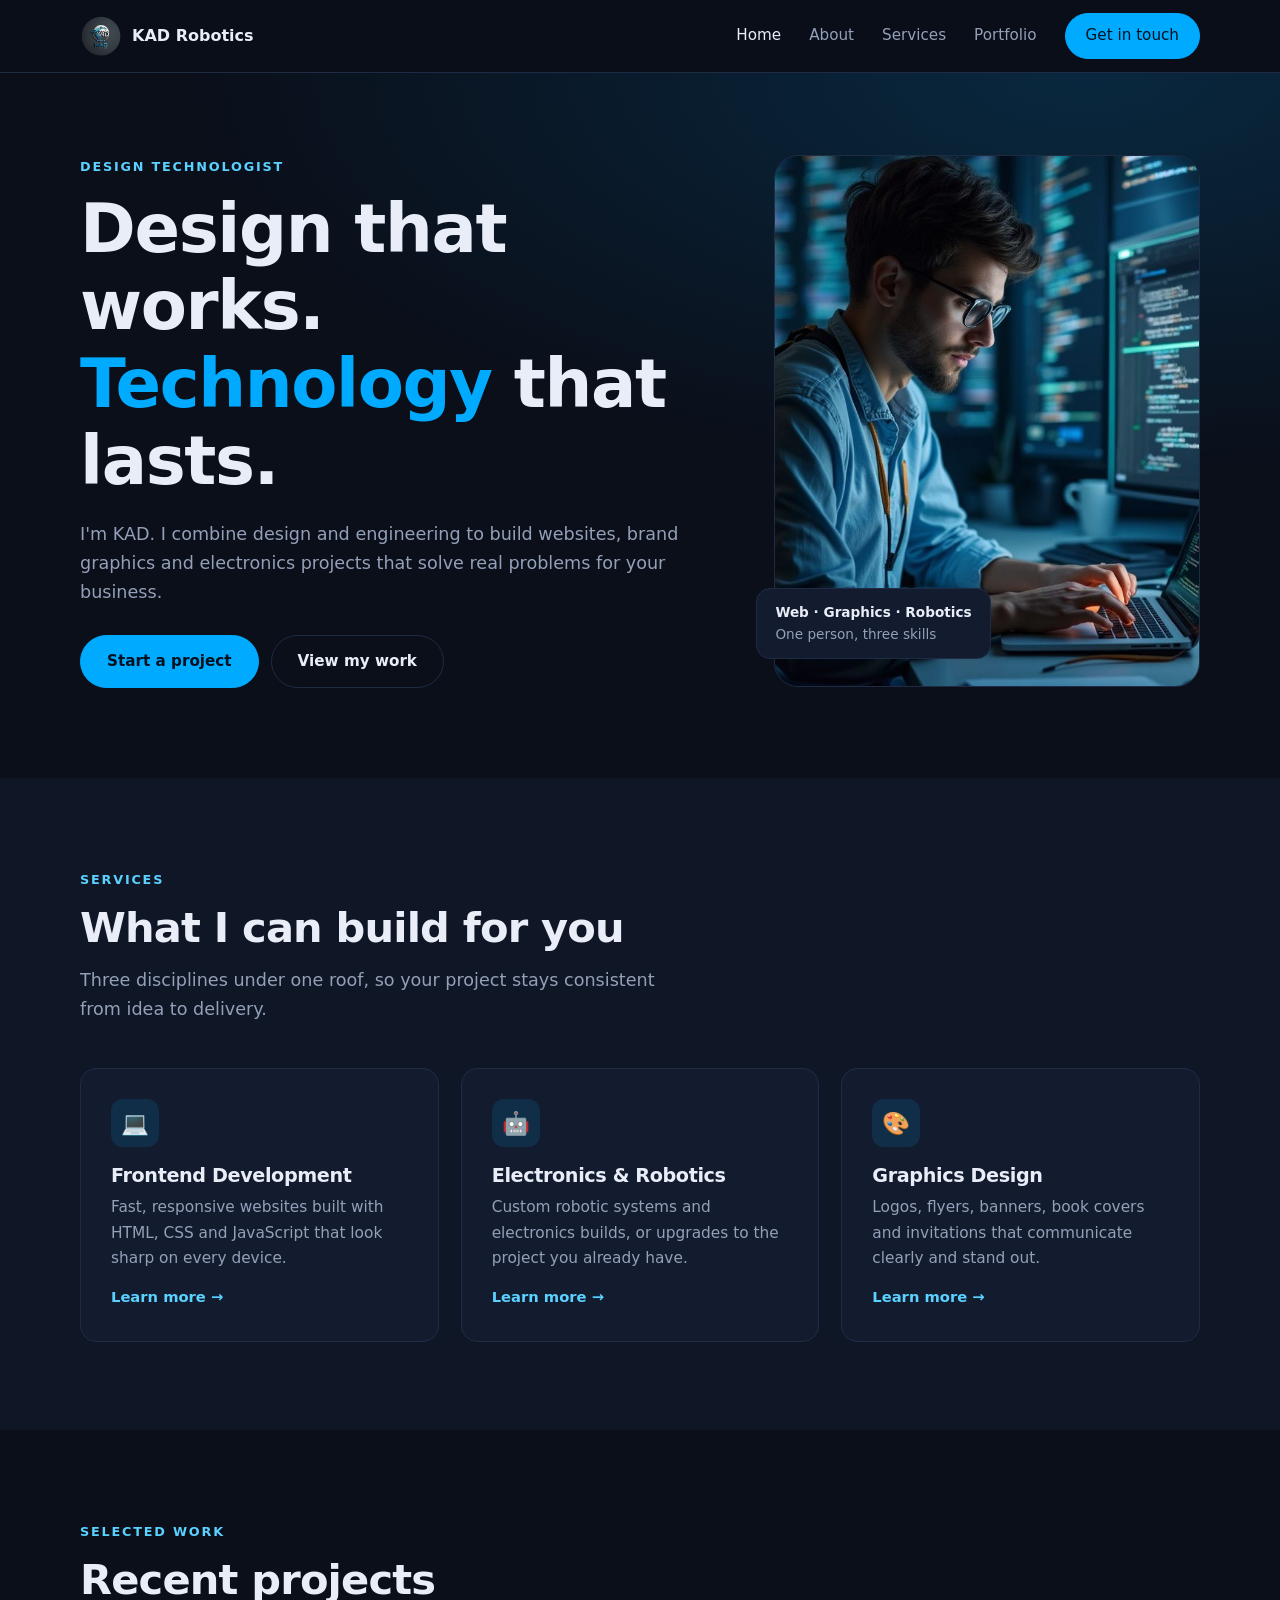
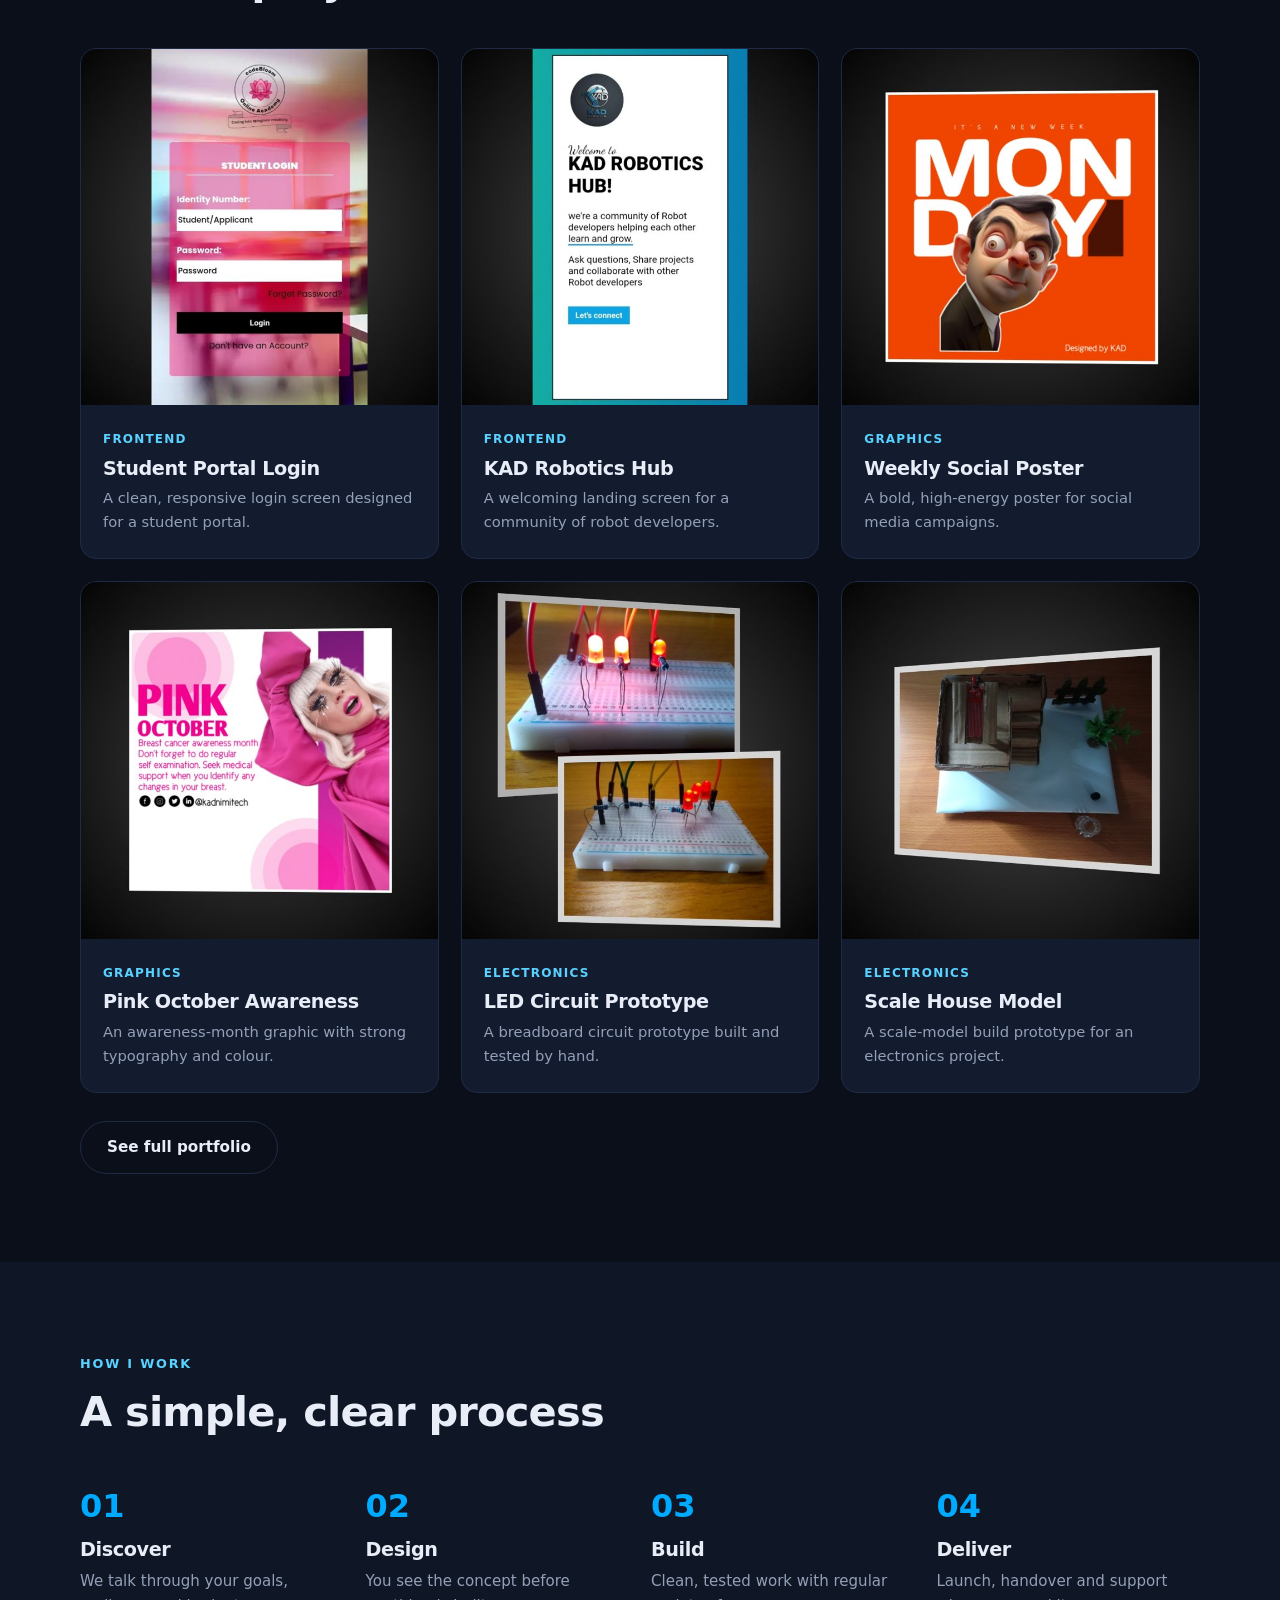
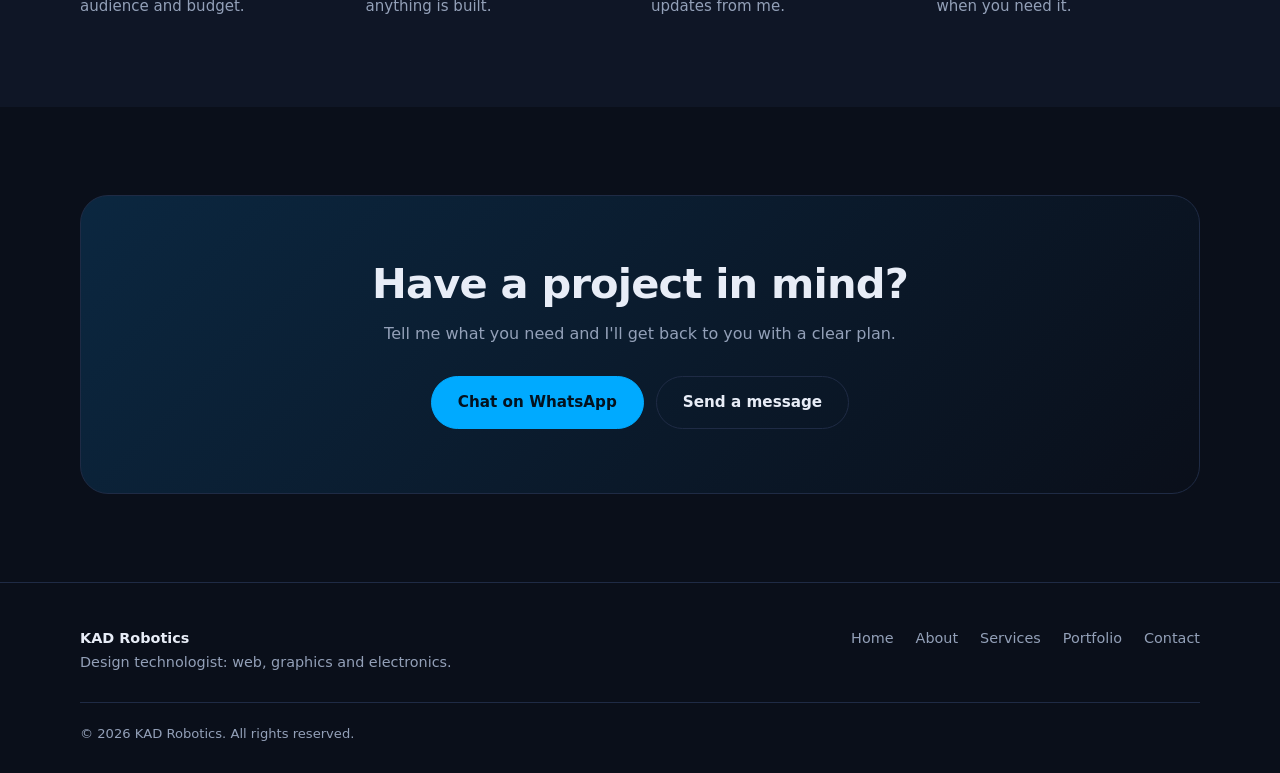
<file: index.html>
<!DOCTYPE html>
<html lang="en"><head><meta charset="UTF-8"><meta name="viewport" content="width=device-width,initial-scale=1">
<title>KAD Robotics | Web, Graphics & Electronics</title><meta name="description" content="KAD Robotics: design technologist building websites, brand graphics and robotics and electronics solutions.">
<link rel="icon" href="logo.png"><link rel="stylesheet" href="style.css"></head>
<body><header class="nav" id="nav"></header>

<section class="hero"><div class="wrap"><div>
<span class="eyebrow">Design Technologist</span>
<h1>Design that works.<br><em>Technology</em> that lasts.</h1>
<p class="lead">I'm KAD. I combine design and engineering to build websites, brand graphics and electronics projects that solve real problems for your business.</p>
<div class="row-btn"><a class="btn" href="contact.html">Start a project</a><a class="btn ghost" href="portfolio.html">View my work</a></div></div>
<div class="hero-img"><img src="hero.jpg" alt="Developer working at a computer"><div class="tag"><b>Web · Graphics · Robotics</b>One person, three skills</div></div></div></section>

<section class="alt"><div class="wrap"><div class="head"><span class="eyebrow">Services</span><h2>What I can build for you</h2><p class="lead">Three disciplines under one roof, so your project stays consistent from idea to delivery.</p></div>
<div class="grid3">
<div class="card"><div class="ico">💻</div><h3>Frontend Development</h3><p>Fast, responsive websites built with HTML, CSS and JavaScript that look sharp on every device.</p><a class="link" href="services.html">Learn more →</a></div>
<div class="card"><div class="ico">🤖</div><h3>Electronics &amp; Robotics</h3><p>Custom robotic systems and electronics builds, or upgrades to the project you already have.</p><a class="link" href="services.html">Learn more →</a></div>
<div class="card"><div class="ico">🎨</div><h3>Graphics Design</h3><p>Logos, flyers, banners, book covers and invitations that communicate clearly and stand out.</p><a class="link" href="services.html">Learn more →</a></div>
</div></div></section>

<section><div class="wrap"><div class="head"><span class="eyebrow">Selected work</span><h2>Recent projects</h2></div>
<div class="grid3"><article class="work" data-c="frontend"><img src="work-1.jpg" alt="Student Portal Login" loading="lazy"><div><small>Frontend</small><h3>Student Portal Login</h3><p>A clean, responsive login screen designed for a student portal.</p></div></article><article class="work" data-c="frontend"><img src="work-2.jpg" alt="KAD Robotics Hub" loading="lazy"><div><small>Frontend</small><h3>KAD Robotics Hub</h3><p>A welcoming landing screen for a community of robot developers.</p></div></article><article class="work" data-c="graphics"><img src="work-3.jpg" alt="Weekly Social Poster" loading="lazy"><div><small>Graphics</small><h3>Weekly Social Poster</h3><p>A bold, high-energy poster for social media campaigns.</p></div></article><article class="work" data-c="graphics"><img src="work-4.jpg" alt="Pink October Awareness" loading="lazy"><div><small>Graphics</small><h3>Pink October Awareness</h3><p>An awareness-month graphic with strong typography and colour.</p></div></article><article class="work" data-c="electronics"><img src="work-5.jpg" alt="LED Circuit Prototype" loading="lazy"><div><small>Electronics</small><h3>LED Circuit Prototype</h3><p>A breadboard circuit prototype built and tested by hand.</p></div></article><article class="work" data-c="electronics"><img src="work-6.jpg" alt="Scale House Model" loading="lazy"><div><small>Electronics</small><h3>Scale House Model</h3><p>A scale-model build prototype for an electronics project.</p></div></article></div>
<div class="row-btn"><a class="btn ghost" href="portfolio.html">See full portfolio</a></div></div></section>

<section class="alt"><div class="wrap"><div class="head"><span class="eyebrow">How I work</span><h2>A simple, clear process</h2></div>
<div class="steps">
<div class="step"><b>01</b><h3>Discover</h3><p>We talk through your goals, audience and budget.</p></div>
<div class="step"><b>02</b><h3>Design</h3><p>You see the concept before anything is built.</p></div>
<div class="step"><b>03</b><h3>Build</h3><p>Clean, tested work with regular updates from me.</p></div>
<div class="step"><b>04</b><h3>Deliver</h3><p>Launch, handover and support when you need it.</p></div>
</div></div></section>
<section><div class="wrap"><div class="cta"><h2>Have a project in mind?</h2><p>Tell me what you need and I'll get back to you with a clear plan.</p><div class="row-btn"><a class="btn" data-wa="Hello KAD, I found you through your website and I'd like to discuss a project." href="contact.html">Chat on WhatsApp</a><a class="btn ghost" href="contact.html">Send a message</a></div></div></div></section>
<footer id="footer"></footer><script src="site.js"></script></body></html>
</file>
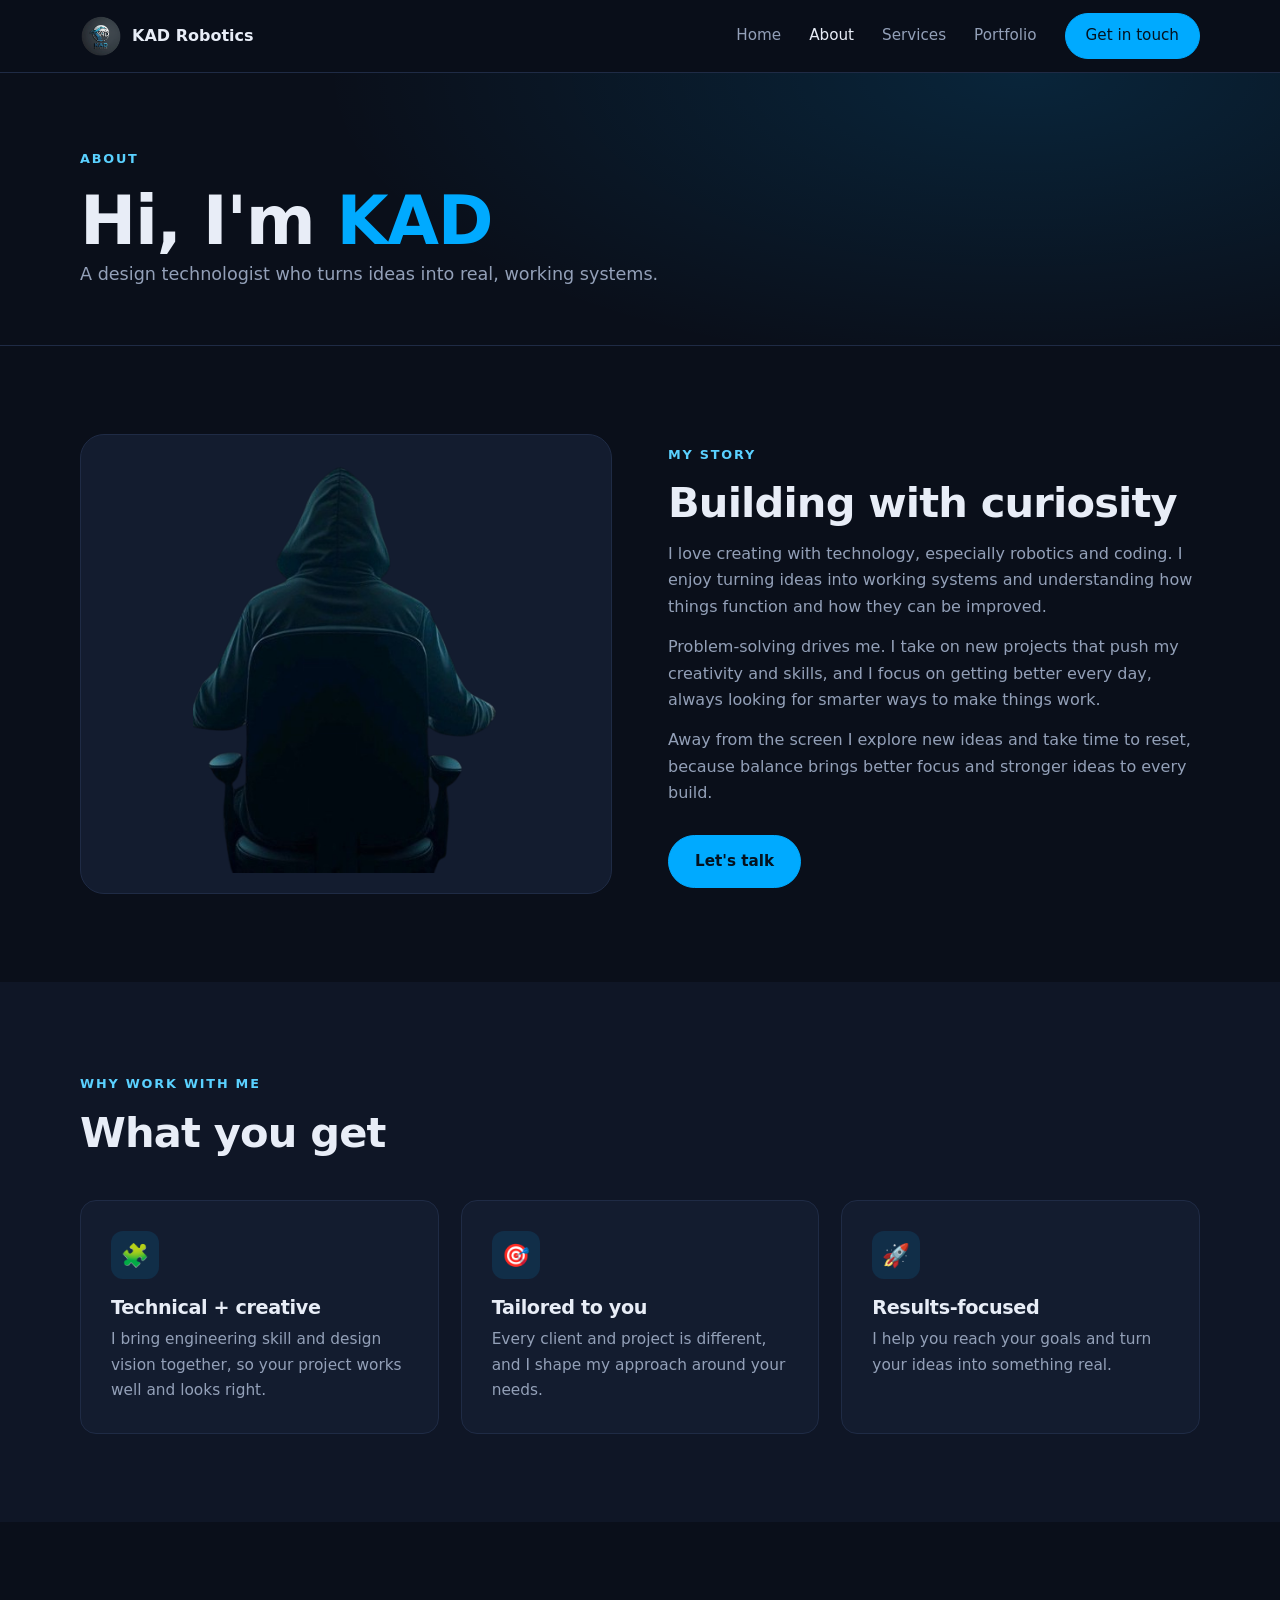
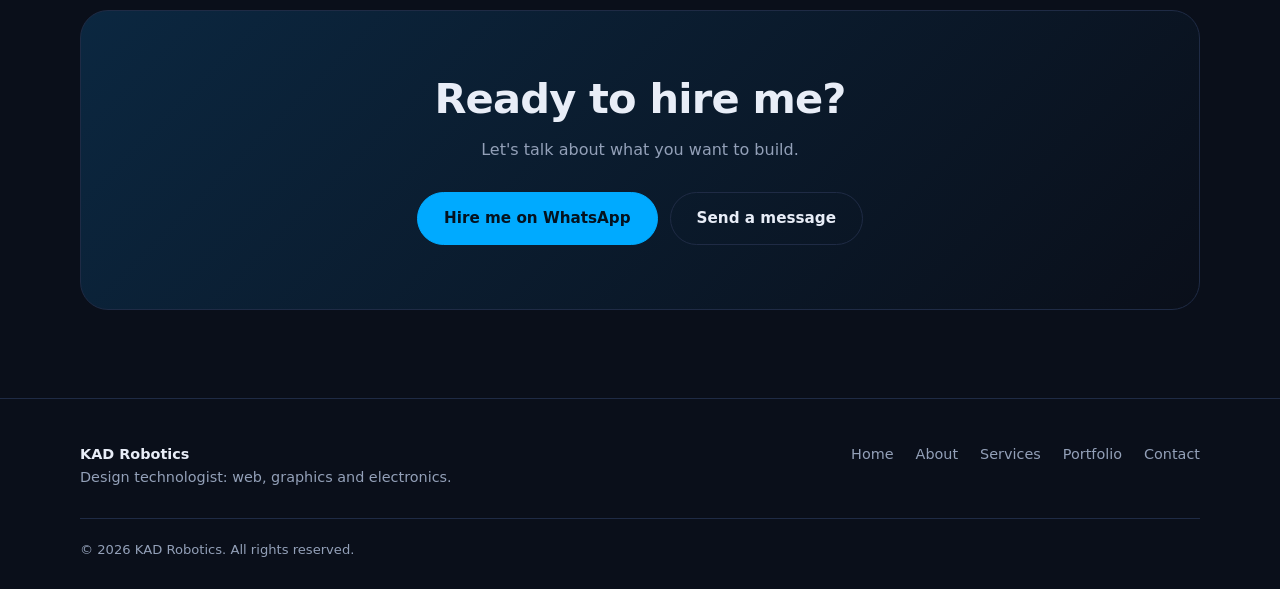
<file: about.html>
<!DOCTYPE html>
<html lang="en"><head><meta charset="UTF-8"><meta name="viewport" content="width=device-width,initial-scale=1">
<title>About | KAD Robotics</title><meta name="description" content="Meet KAD, a design technologist focused on robotics, web development and graphics.">
<link rel="icon" href="logo.png"><link rel="stylesheet" href="style.css"></head>
<body><header class="nav" id="nav"></header>

<section class="page-head"><div class="wrap"><span class="eyebrow">About</span><h1>Hi, I'm <em>KAD</em></h1><p class="lead">A design technologist who turns ideas into real, working systems.</p></div></section>
<section><div class="wrap split"><img src="about.png" alt="KAD, design technologist" style="object-fit:contain;background:var(--card);padding:20px">
<div><span class="eyebrow">My story</span><h2>Building with curiosity</h2>
<p>I love creating with technology, especially robotics and coding. I enjoy turning ideas into working systems and understanding how things function and how they can be improved.</p>
<p>Problem-solving drives me. I take on new projects that push my creativity and skills, and I focus on getting better every day, always looking for smarter ways to make things work.</p>
<p>Away from the screen I explore new ideas and take time to reset, because balance brings better focus and stronger ideas to every build.</p>
<div class="row-btn"><a class="btn" data-wa="Hello KAD, I'd like to talk with you." href="contact.html">Let's talk</a></div></div></div></section>
<section class="alt"><div class="wrap"><div class="head"><span class="eyebrow">Why work with me</span><h2>What you get</h2></div>
<div class="grid3">
<div class="card"><div class="ico">🧩</div><h3>Technical + creative</h3><p>I bring engineering skill and design vision together, so your project works well and looks right.</p></div>
<div class="card"><div class="ico">🎯</div><h3>Tailored to you</h3><p>Every client and project is different, and I shape my approach around your needs.</p></div>
<div class="card"><div class="ico">🚀</div><h3>Results-focused</h3><p>I help you reach your goals and turn your ideas into something real.</p></div>
</div></div></section>
<section><div class="wrap"><div class="cta"><h2>Ready to hire me?</h2><p>Let's talk about what you want to build.</p><div class="row-btn"><a class="btn" data-wa="Hello KAD, I'd like to hire you for a project." href="contact.html">Hire me on WhatsApp</a><a class="btn ghost" href="contact.html">Send a message</a></div></div></div></section>
<footer id="footer"></footer><script src="site.js"></script></body></html>
</file>
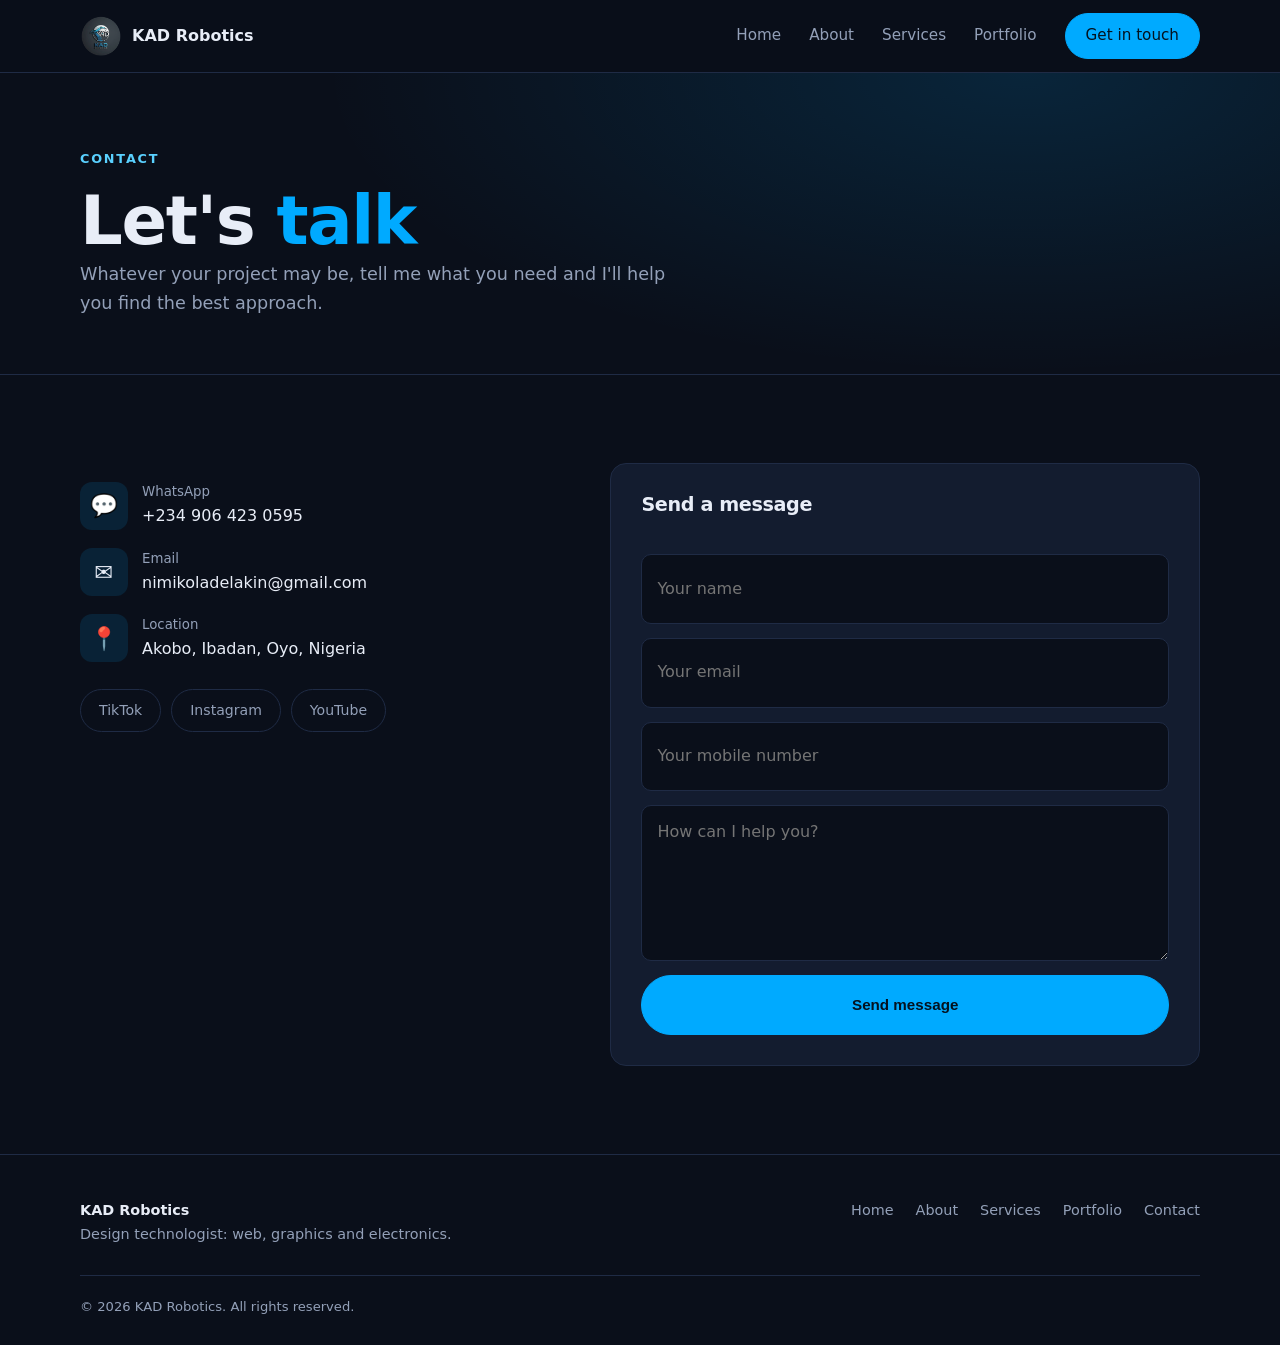
<file: contact.html>
<!DOCTYPE html>
<html lang="en"><head><meta charset="UTF-8"><meta name="viewport" content="width=device-width,initial-scale=1">
<title>Contact | KAD Robotics</title><meta name="description" content="Get in touch with KAD Robotics to discuss your web, graphics or electronics project.">
<link rel="icon" href="logo.png"><link rel="stylesheet" href="style.css"></head>
<body><header class="nav" id="nav"></header>

<section class="page-head"><div class="wrap"><span class="eyebrow">Contact</span><h1>Let's <em>talk</em></h1><p class="lead">Whatever your project may be, tell me what you need and I'll help you find the best approach.</p></div></section>
<section><div class="wrap contact"><div>
<ul class="info">
<li><div class="ico">💬</div><div><small>WhatsApp</small><a href="#" data-wa="Hello KAD, I'd like to get in touch.">+234 906 423 0595</a></div></li>
<li><div class="ico">✉️</div><div><small>Email</small><a href="mailto:nimikoladelakin@gmail.com?subject=Contacting%20KAD">nimikoladelakin@gmail.com</a></div></li>
<li><div class="ico">📍</div><div><small>Location</small>Akobo, Ibadan, Oyo, Nigeria</div></li></ul>
<div class="social"><a href="https://www.tiktok.com/@kad_robotics">TikTok</a><a href="https://www.instagram.com/kadrobotics?igsh=ZG45bWptYnlyeWEy">Instagram</a><a href="https://youtube.com/@kad_robotics-01?si=4WWku-LW9qKJDObu">YouTube</a></div>
<iframe src="https://www.google.com/maps?q=Akobo,+Ibadan,+Oyo,+Nigeria&output=embed" loading="lazy" title="Map"></iframe></div>
<form action="https://api.web3forms.com/submit" method="POST">
<h3>Send a message</h3>
<input type="hidden" name="access_key" value="360d2477-8315-4831-a49a-62a2f1345bcd">
<input type="hidden" name="subject" value="New enquiry from KAD Robotics website">
<input type="text" name="Name" placeholder="Your name" required>
<input type="email" name="Email" placeholder="Your email" required>
<input type="tel" name="Telephone" placeholder="Your mobile number" required>
<textarea name="Message" placeholder="How can I help you?" required></textarea>
<button class="btn" type="submit">Send message</button></form></div></section>
<footer id="footer"></footer><script src="site.js"></script></body></html>
</file>
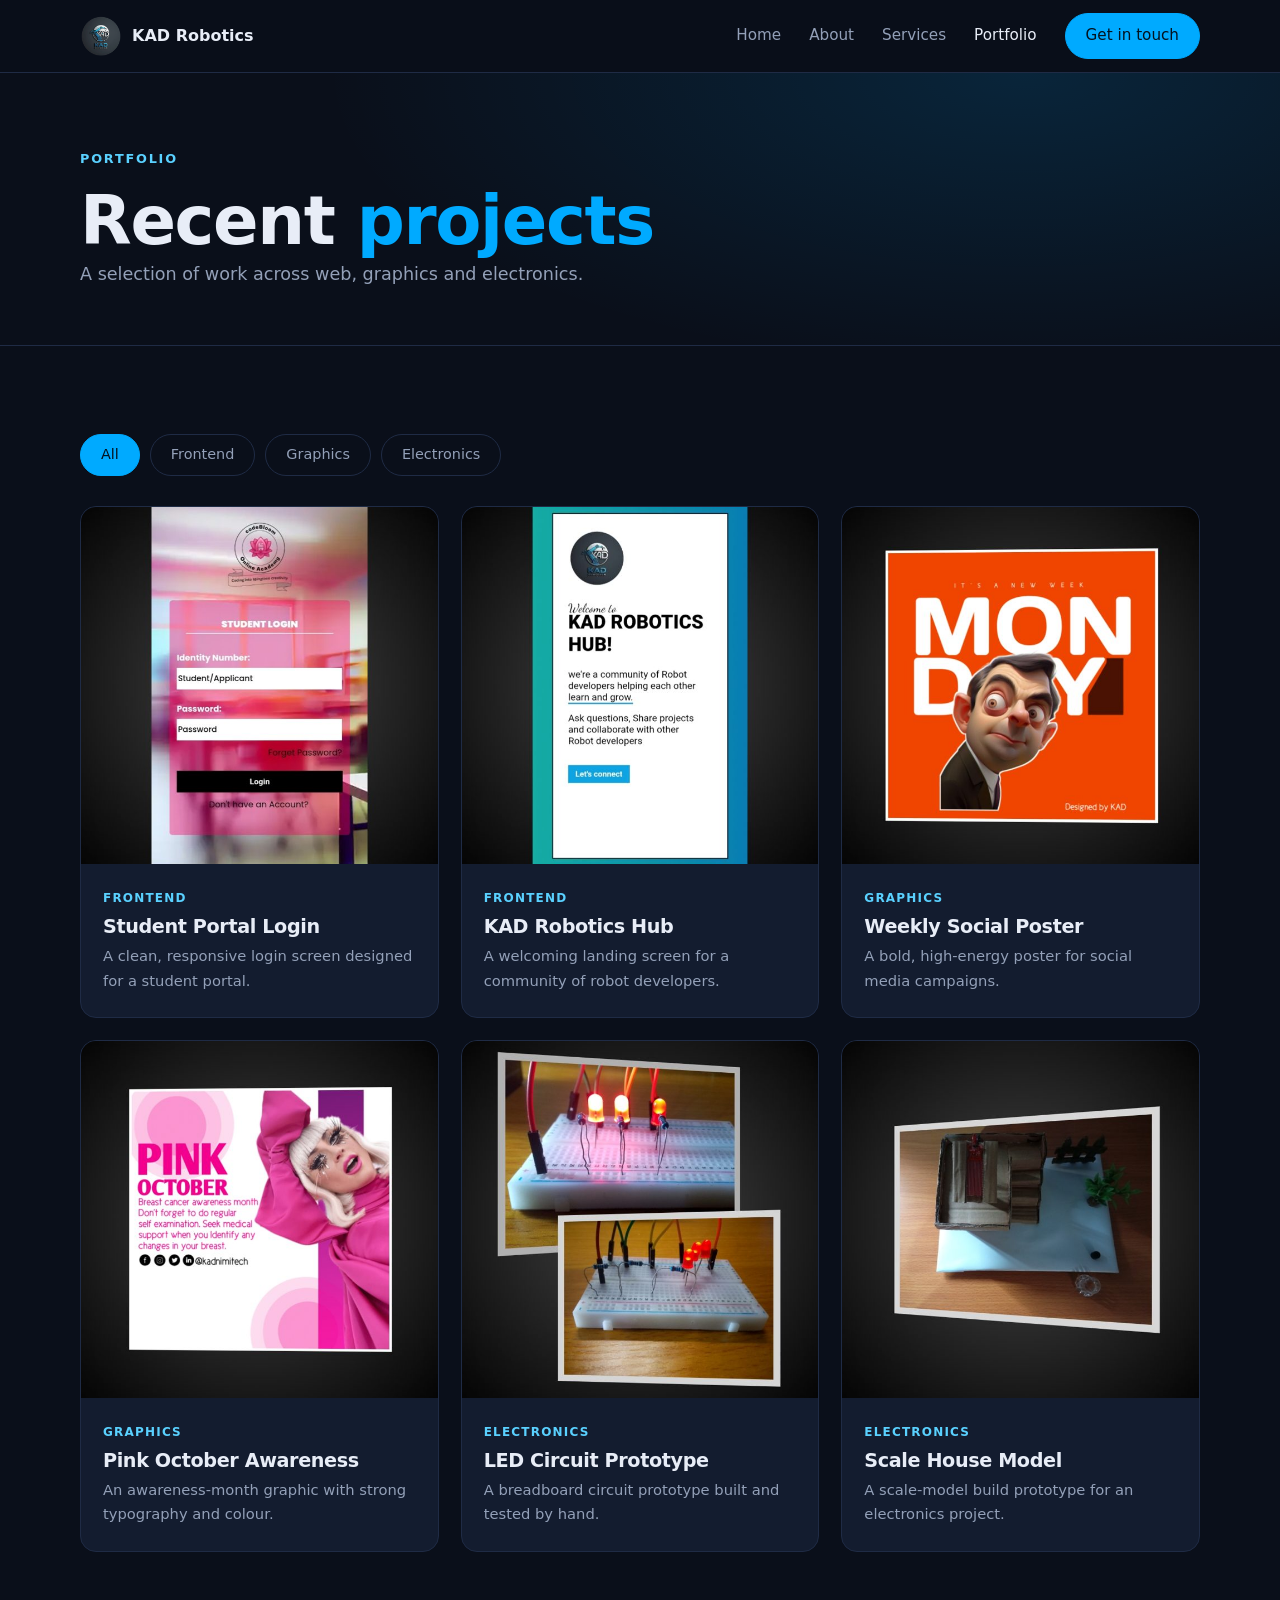
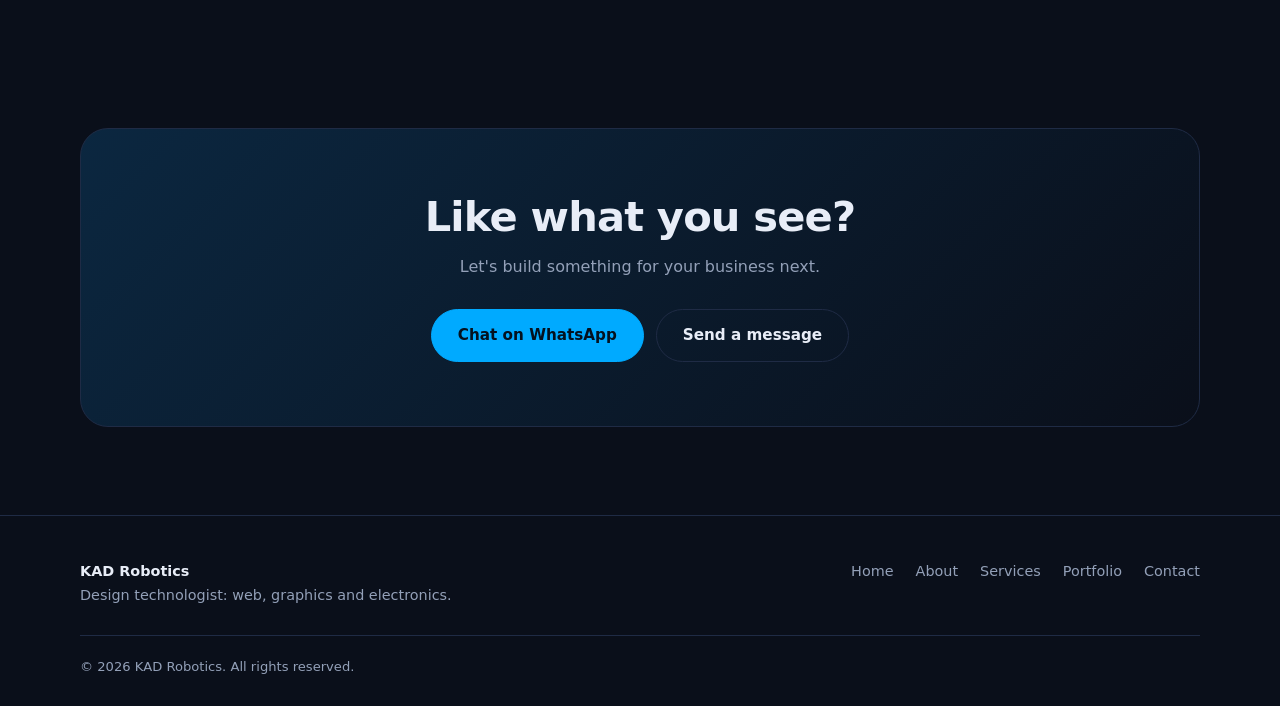
<file: portfolio.html>
<!DOCTYPE html>
<html lang="en"><head><meta charset="UTF-8"><meta name="viewport" content="width=device-width,initial-scale=1">
<title>Portfolio | KAD Robotics</title><meta name="description" content="Selected frontend, graphics design and electronics projects by KAD Robotics.">
<link rel="icon" href="logo.png"><link rel="stylesheet" href="style.css"></head>
<body><header class="nav" id="nav"></header>

<section class="page-head"><div class="wrap"><span class="eyebrow">Portfolio</span><h1>Recent <em>projects</em></h1><p class="lead">A selection of work across web, graphics and electronics.</p></div></section>
<section><div class="wrap"><div class="filters"><button class="on" data-f="all">All</button><button data-f="frontend">Frontend</button><button data-f="graphics">Graphics</button><button data-f="electronics">Electronics</button></div>
<div class="grid3"><article class="work" data-c="frontend"><img src="work-1.jpg" alt="Student Portal Login" loading="lazy"><div><small>Frontend</small><h3>Student Portal Login</h3><p>A clean, responsive login screen designed for a student portal.</p></div></article><article class="work" data-c="frontend"><img src="work-2.jpg" alt="KAD Robotics Hub" loading="lazy"><div><small>Frontend</small><h3>KAD Robotics Hub</h3><p>A welcoming landing screen for a community of robot developers.</p></div></article><article class="work" data-c="graphics"><img src="work-3.jpg" alt="Weekly Social Poster" loading="lazy"><div><small>Graphics</small><h3>Weekly Social Poster</h3><p>A bold, high-energy poster for social media campaigns.</p></div></article><article class="work" data-c="graphics"><img src="work-4.jpg" alt="Pink October Awareness" loading="lazy"><div><small>Graphics</small><h3>Pink October Awareness</h3><p>An awareness-month graphic with strong typography and colour.</p></div></article><article class="work" data-c="electronics"><img src="work-5.jpg" alt="LED Circuit Prototype" loading="lazy"><div><small>Electronics</small><h3>LED Circuit Prototype</h3><p>A breadboard circuit prototype built and tested by hand.</p></div></article><article class="work" data-c="electronics"><img src="work-6.jpg" alt="Scale House Model" loading="lazy"><div><small>Electronics</small><h3>Scale House Model</h3><p>A scale-model build prototype for an electronics project.</p></div></article></div></div></section>
<section><div class="wrap"><div class="cta"><h2>Like what you see?</h2><p>Let's build something for your business next.</p><div class="row-btn"><a class="btn" data-wa="Hello KAD, I saw your portfolio and I'd like to start a project." href="contact.html">Chat on WhatsApp</a><a class="btn ghost" href="contact.html">Send a message</a></div></div></div></section>
<footer id="footer"></footer><script src="site.js"></script></body></html>
</file>
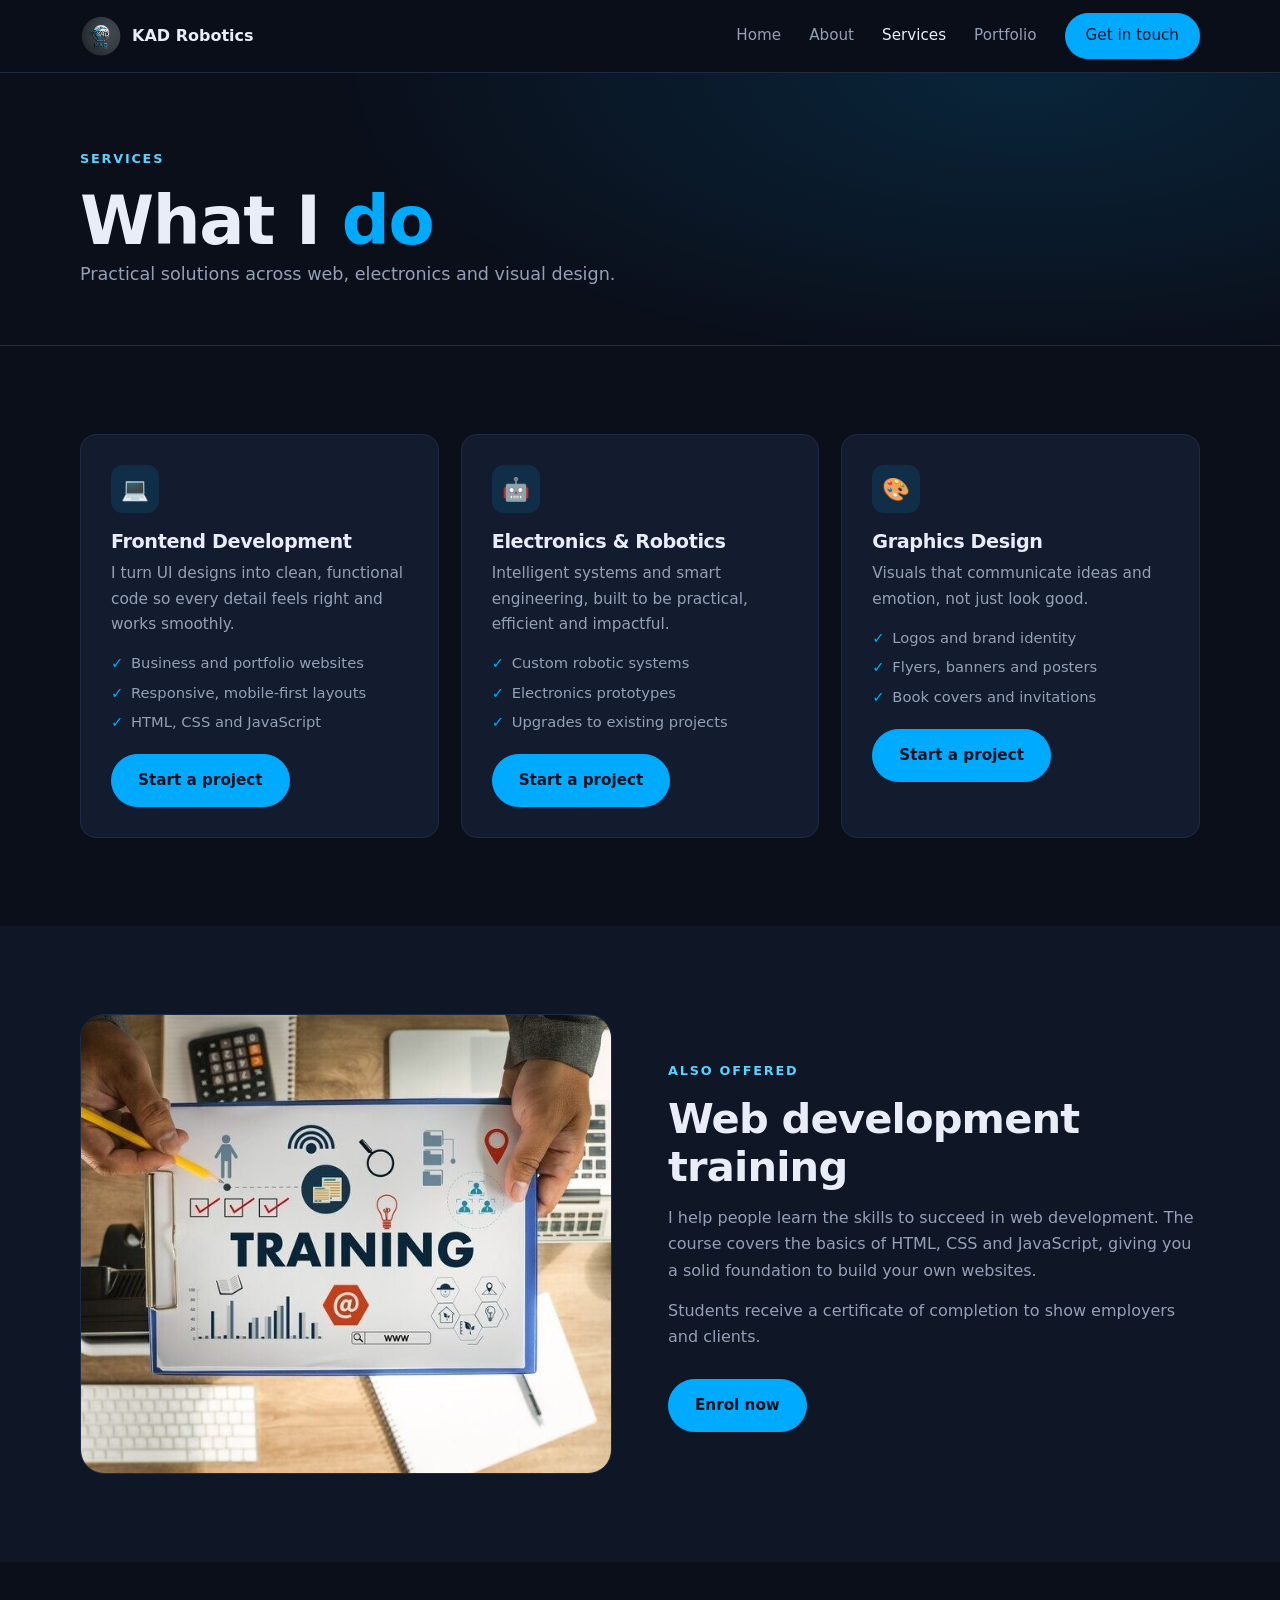
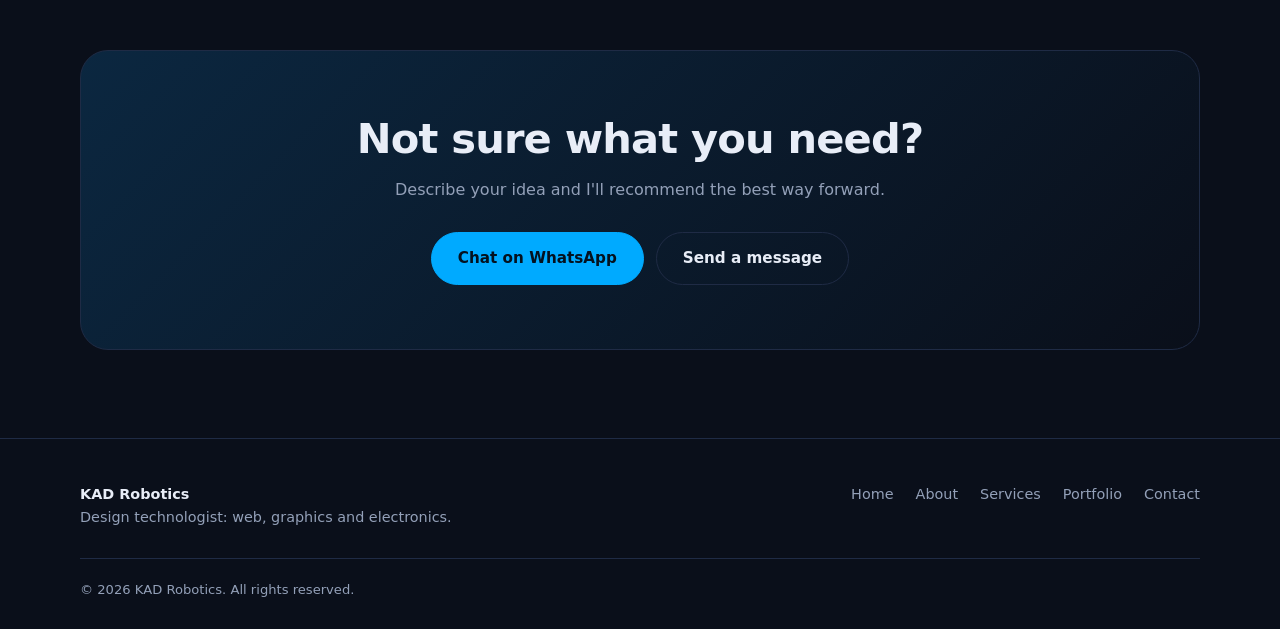
<file: services.html>
<!DOCTYPE html>
<html lang="en"><head><meta charset="UTF-8"><meta name="viewport" content="width=device-width,initial-scale=1">
<title>Services | KAD Robotics</title><meta name="description" content="Frontend development, electronics and robotics, graphics design and web development training.">
<link rel="icon" href="logo.png"><link rel="stylesheet" href="style.css"></head>
<body><header class="nav" id="nav"></header>

<section class="page-head"><div class="wrap"><span class="eyebrow">Services</span><h1>What I <em>do</em></h1><p class="lead">Practical solutions across web, electronics and visual design.</p></div></section>
<section><div class="wrap"><div class="grid3">
<div class="card"><div class="ico">💻</div><h3>Frontend Development</h3><p>I turn UI designs into clean, functional code so every detail feels right and works smoothly.</p><ul><li>Business and portfolio websites</li><li>Responsive, mobile-first layouts</li><li>HTML, CSS and JavaScript</li></ul><a class="btn" data-wa="Hello KAD, I want a frontend development project." href="contact.html">Start a project</a></div>
<div class="card"><div class="ico">🤖</div><h3>Electronics & Robotics</h3><p>Intelligent systems and smart engineering, built to be practical, efficient and impactful.</p><ul><li>Custom robotic systems</li><li>Electronics prototypes</li><li>Upgrades to existing projects</li></ul><a class="btn" data-wa="Hello KAD, I want a robotics or electronics project." href="contact.html">Start a project</a></div>
<div class="card"><div class="ico">🎨</div><h3>Graphics Design</h3><p>Visuals that communicate ideas and emotion, not just look good.</p><ul><li>Logos and brand identity</li><li>Flyers, banners and posters</li><li>Book covers and invitations</li></ul><a class="btn" data-wa="Hello KAD, I want a graphics design project." href="contact.html">Start a project</a></div>
</div></div></section>
<section class="alt"><div class="wrap split"><img src="training.jpg" alt="Training session">
<div><span class="eyebrow">Also offered</span><h2>Web development training</h2>
<p>I help people learn the skills to succeed in web development. The course covers the basics of HTML, CSS and JavaScript, giving you a solid foundation to build your own websites.</p>
<p>Students receive a certificate of completion to show employers and clients.</p>
<div class="row-btn"><a class="btn" data-wa="Hello KAD, I want to enrol in your training." href="contact.html">Enrol now</a></div></div></div></section>
<section><div class="wrap"><div class="cta"><h2>Not sure what you need?</h2><p>Describe your idea and I'll recommend the best way forward.</p><div class="row-btn"><a class="btn" data-wa="Hello KAD, I have an idea and I'd like advice." href="contact.html">Chat on WhatsApp</a><a class="btn ghost" href="contact.html">Send a message</a></div></div></div></section>
<footer id="footer"></footer><script src="site.js"></script></body></html>
</file>
<file: style.css>
:root{--bg:#0a0f1a;--bg2:#0f1626;--card:#131c2f;--line:#1f2b45;--text:#e8edf7;--mute:#93a0b8;--acc:#00aaff;--acc2:#5ad1ff;--r:16px}
*{margin:0;padding:0;box-sizing:border-box}
html{scroll-behavior:smooth}
body{font-family:Inter,system-ui,-apple-system,"Segoe UI",Roboto,sans-serif;background:var(--bg);color:var(--text);line-height:1.65;-webkit-font-smoothing:antialiased}
img{max-width:100%;display:block}a{color:inherit;text-decoration:none}ul{list-style:none}
.wrap{width:min(1120px,92%);margin:0 auto}
section{padding:88px 0}
.alt{background:var(--bg2)}
h1,h2,h3{line-height:1.15;letter-spacing:-.02em}
h1{font-size:clamp(2.4rem,6vw,4.2rem)}h2{font-size:clamp(1.8rem,4vw,2.6rem);margin-bottom:14px}h3{font-size:1.2rem;margin-bottom:8px}
em{font-style:normal;color:var(--acc)}
.eyebrow{display:inline-block;color:var(--acc2);font-size:.8rem;font-weight:600;letter-spacing:.14em;text-transform:uppercase;margin-bottom:14px}
.lead{color:var(--mute);font-size:1.1rem;max-width:620px}
.head{margin-bottom:44px}
.btn{display:inline-block;padding:13px 26px;border-radius:999px;font-weight:600;font-size:.95rem;border:1px solid var(--acc);background:var(--acc);color:#04121f;cursor:pointer;transition:.2s}
.btn:hover{background:var(--acc2);border-color:var(--acc2);transform:translateY(-2px)}
.btn.ghost{background:transparent;color:var(--text);border-color:var(--line)}
.btn.ghost:hover{border-color:var(--acc);color:var(--acc2);background:transparent}
.row-btn{display:flex;gap:12px;flex-wrap:wrap;margin-top:28px}
/* nav */
.nav{position:sticky;top:0;z-index:50;background:rgba(10,15,26,.85);backdrop-filter:blur(12px);border-bottom:1px solid var(--line)}
.nav .wrap{display:flex;align-items:center;justify-content:space-between;height:72px}
.brand{display:flex;align-items:center;gap:10px;font-weight:700}
.brand img{width:42px;height:42px;border-radius:50%}
.menu{display:flex;align-items:center;gap:28px}
.menu a{color:var(--mute);font-size:.95rem;font-weight:500;transition:.2s}
.menu a:hover,.menu a.on{color:var(--text)}
.menu .btn{padding:9px 20px;color:#04121f}
.burger{display:none;background:none;border:0;color:var(--text);font-size:1.7rem;cursor:pointer}
/* hero */
.hero{padding:80px 0 90px;background:radial-gradient(900px 400px at 85% 0,rgba(0,170,255,.16),transparent)}
.hero .wrap{display:grid;grid-template-columns:1.2fr .8fr;gap:56px;align-items:center}
.hero p.lead{margin-top:20px}
.hero-img{position:relative}
.hero-img img{border-radius:24px;border:1px solid var(--line);aspect-ratio:4/5;object-fit:cover;width:100%}
.tag{position:absolute;left:-18px;bottom:28px;background:var(--card);border:1px solid var(--line);padding:12px 18px;border-radius:14px;font-size:.85rem;color:var(--mute)}
.tag b{display:block;color:var(--text)}
.page-head{padding:72px 0 56px;background:radial-gradient(700px 300px at 80% 0,rgba(0,170,255,.14),transparent);border-bottom:1px solid var(--line)}
/* cards */
.grid3{display:grid;grid-template-columns:repeat(3,1fr);gap:22px}
.card{background:var(--card);border:1px solid var(--line);border-radius:var(--r);padding:30px;transition:.25s}
.card:hover{border-color:var(--acc);transform:translateY(-4px)}
.ico{width:48px;height:48px;border-radius:12px;background:rgba(0,170,255,.12);display:grid;place-items:center;font-size:1.4rem;margin-bottom:18px}
.card p{color:var(--mute);font-size:.96rem}
.card ul{margin:14px 0 20px;color:var(--mute);font-size:.92rem}
.card li{padding-left:20px;position:relative;margin:5px 0}
.card li:before{content:"✓";position:absolute;left:0;color:var(--acc)}
.link{color:var(--acc2);font-weight:600;font-size:.92rem;display:inline-block;margin-top:14px}
/* work */
.filters{display:flex;gap:10px;flex-wrap:wrap;margin-bottom:30px}
.filters button{background:none;border:1px solid var(--line);color:var(--mute);padding:8px 20px;border-radius:999px;font:inherit;font-size:.9rem;cursor:pointer;transition:.2s}
.filters button.on,.filters button:hover{background:var(--acc);border-color:var(--acc);color:#04121f}
.work{background:var(--card);border:1px solid var(--line);border-radius:var(--r);overflow:hidden;transition:.25s}
.work:hover{border-color:var(--acc);transform:translateY(-4px)}
.work img{width:100%;aspect-ratio:1/1;object-fit:cover;background:#05080f}
.work div{padding:20px 22px 24px}
.work small{color:var(--acc2);font-size:.75rem;font-weight:600;letter-spacing:.1em;text-transform:uppercase}
.work h3{margin:6px 0}.work p{color:var(--mute);font-size:.92rem}
/* split + steps */
.split{display:grid;grid-template-columns:1fr 1fr;gap:56px;align-items:center}
.split img{border-radius:24px;border:1px solid var(--line);width:100%;max-height:460px;object-fit:cover}
.split p{color:var(--mute);margin-bottom:14px}
.steps{display:grid;grid-template-columns:repeat(4,1fr);gap:22px}
.step b{display:block;font-size:2rem;color:var(--acc);margin-bottom:6px}
.step p{color:var(--mute);font-size:.94rem}
.cta{text-align:center;background:linear-gradient(135deg,#0b2740,#0a0f1a);border:1px solid var(--line);border-radius:28px;padding:64px 24px}
.cta p{color:var(--mute);margin:0 auto;max-width:520px}.cta .row-btn{justify-content:center}
/* contact */
.contact{display:grid;grid-template-columns:.9fr 1.1fr;gap:48px}
.info li{display:flex;gap:14px;align-items:center;margin:18px 0}
.info .ico{margin:0;flex:none}
.info small{display:block;color:var(--mute)}
.social{display:flex;gap:10px;margin-top:26px}
.social a{border:1px solid var(--line);padding:9px 18px;border-radius:999px;font-size:.88rem;color:var(--mute);transition:.2s}
.social a:hover{color:var(--acc2);border-color:var(--acc)}
form{background:var(--card);border:1px solid var(--line);border-radius:var(--r);padding:30px;display:grid;gap:14px}
input,textarea{width:100%;background:var(--bg);border:1px solid var(--line);border-radius:10px;padding:13px 15px;color:var(--text);font:inherit}
input:focus,textarea:focus{outline:0;border-color:var(--acc)}
textarea{min-height:140px;resize:vertical}
iframe{width:100%;height:300px;border:0;border-radius:var(--r);margin-top:26px;filter:invert(.9) hue-rotate(180deg)}
/* footer */
footer{border-top:1px solid var(--line);padding:44px 0 28px;color:var(--mute);font-size:.9rem}
footer .wrap{display:flex;justify-content:space-between;gap:24px;flex-wrap:wrap}
footer nav{display:flex;gap:22px;flex-wrap:wrap}footer a:hover{color:var(--text)}
.copy{width:min(1120px,92%);margin:28px auto 0;padding-top:20px;border-top:1px solid var(--line);font-size:.82rem}
@media(max-width:860px){
section{padding:64px 0}
.hero .wrap,.split,.contact{grid-template-columns:1fr}
.hero-img{order:-1;max-width:340px}.tag{left:12px}
.grid3,.steps{grid-template-columns:1fr}
.burger{display:block}
.menu{position:absolute;top:72px;left:0;right:0;flex-direction:column;align-items:stretch;gap:0;background:var(--bg2);border-bottom:1px solid var(--line);padding:8px 4%;display:none}
.menu.open{display:flex}.menu a{padding:14px 0}.menu .btn{text-align:center;margin:8px 0}
}
</file>
